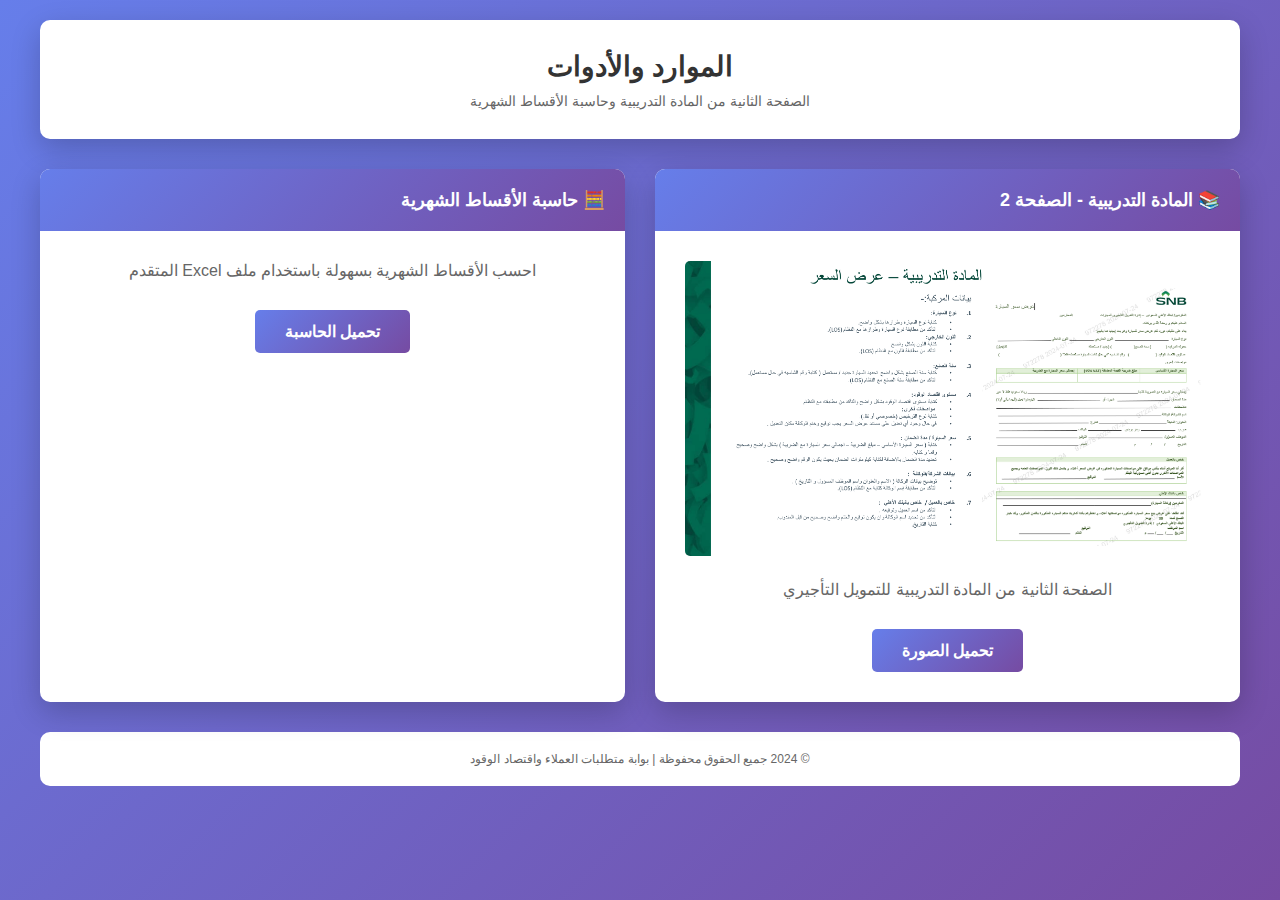
<file: index.html>
<!DOCTYPE html>
<html lang="ar" dir="rtl">
<head>
    <meta charset="UTF-8">
    <meta http-equiv="refresh" content="0; url=resources.html">
    <title>جاري التحويل...</title>
</head>
<body>
    <p>جاري التحويل إلى الصفحة...</p>
</body>
</html>
</file>
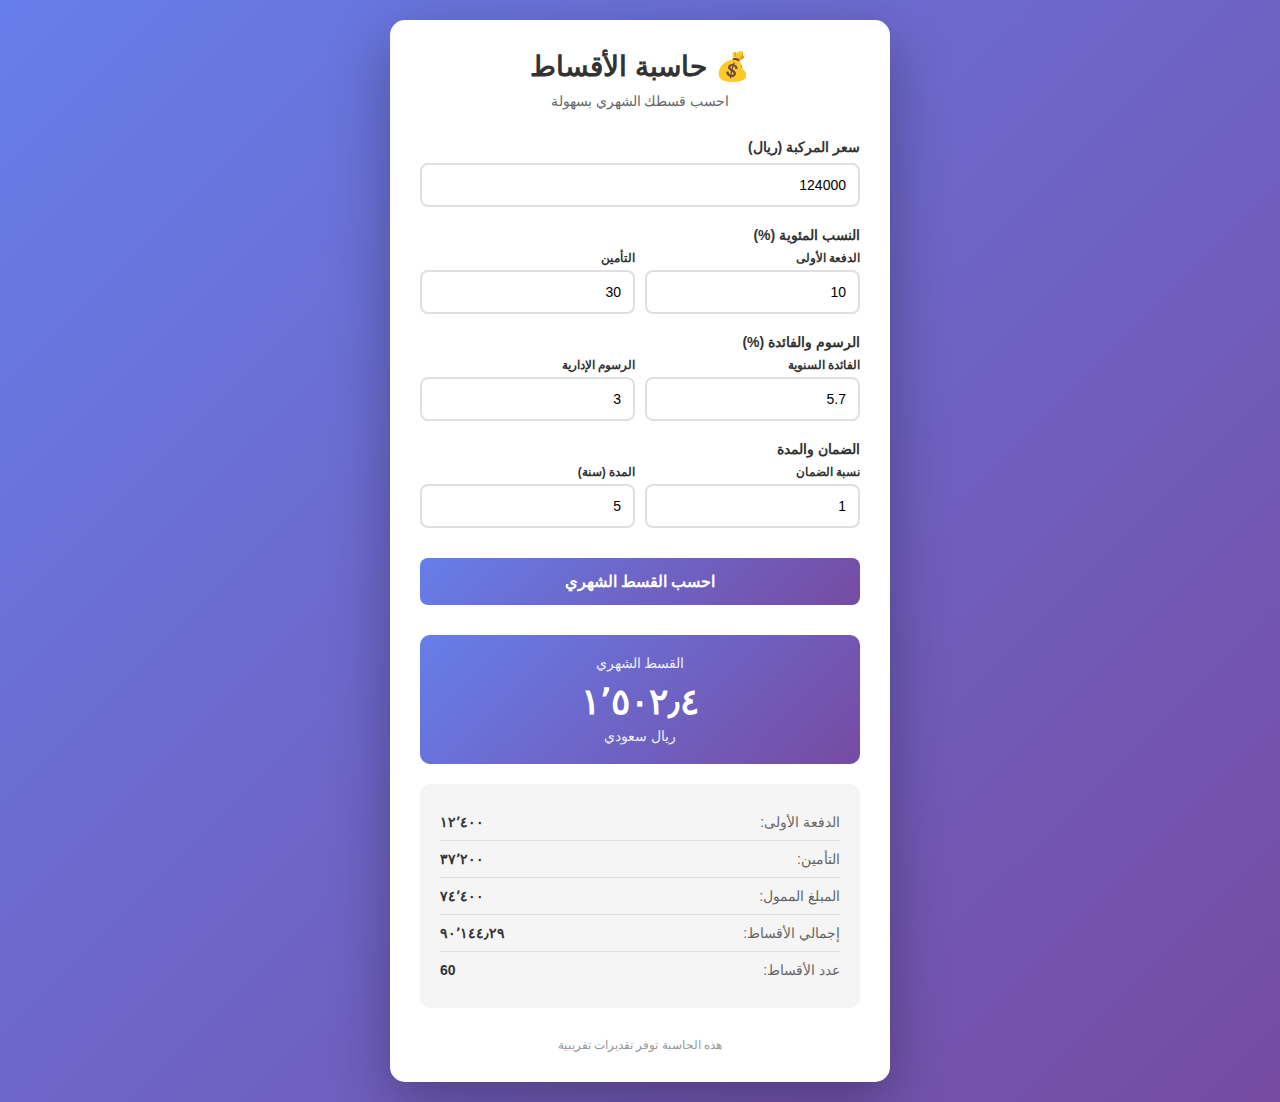
<file: calculator.html>
<!DOCTYPE html>
<html lang="ar" dir="rtl">
<head>
    <meta charset="UTF-8">
    <meta name="viewport" content="width=device-width, initial-scale=1.0">
    <title>حاسبة الأقساط الشهرية</title>
    <style>
        * {
            margin: 0;
            padding: 0;
            box-sizing: border-box;
        }

        body {
            font-family: 'Cairo', 'Tajawal', Arial, sans-serif;
            background: linear-gradient(135deg, #667eea 0%, #764ba2 100%);
            min-height: 100vh;
            display: flex;
            justify-content: center;
            align-items: center;
            padding: 20px;
        }

        .container {
            background: white;
            border-radius: 15px;
            box-shadow: 0 20px 60px rgba(0, 0, 0, 0.3);
            max-width: 500px;
            width: 100%;
            padding: 30px;
        }

        h1 {
            text-align: center;
            color: #333;
            margin-bottom: 10px;
            font-size: 28px;
        }

        .subtitle {
            text-align: center;
            color: #666;
            margin-bottom: 30px;
            font-size: 14px;
        }

        .form-group {
            margin-bottom: 20px;
        }

        label {
            display: block;
            margin-bottom: 8px;
            color: #333;
            font-weight: 600;
            font-size: 14px;
        }

        input {
            width: 100%;
            padding: 12px;
            border: 2px solid #e0e0e0;
            border-radius: 8px;
            font-size: 14px;
            font-family: inherit;
            transition: border-color 0.3s;
        }

        input:focus {
            outline: none;
            border-color: #667eea;
            background-color: #f8f9ff;
        }

        .input-group {
            display: grid;
            grid-template-columns: 1fr 1fr;
            gap: 10px;
        }

        .input-group input {
            width: 100%;
        }

        button {
            width: 100%;
            padding: 14px;
            background: linear-gradient(135deg, #667eea 0%, #764ba2 100%);
            color: white;
            border: none;
            border-radius: 8px;
            font-size: 16px;
            font-weight: 600;
            cursor: pointer;
            transition: transform 0.2s, box-shadow 0.2s;
            margin-top: 10px;
        }

        button:hover {
            transform: translateY(-2px);
            box-shadow: 0 10px 20px rgba(102, 126, 234, 0.4);
        }

        button:active {
            transform: translateY(0);
        }

        .result-box {
            background: linear-gradient(135deg, #667eea 0%, #764ba2 100%);
            color: white;
            padding: 20px;
            border-radius: 10px;
            margin-top: 30px;
            text-align: center;
            display: none;
        }

        .result-box.show {
            display: block;
            animation: slideIn 0.3s ease-out;
        }

        @keyframes slideIn {
            from {
                opacity: 0;
                transform: translateY(10px);
            }
            to {
                opacity: 1;
                transform: translateY(0);
            }
        }

        .result-label {
            font-size: 14px;
            opacity: 0.9;
            margin-bottom: 10px;
        }

        .result-value {
            font-size: 36px;
            font-weight: bold;
            margin-bottom: 5px;
        }

        .result-currency {
            font-size: 14px;
            opacity: 0.9;
        }

        .details {
            background: #f5f5f5;
            padding: 20px;
            border-radius: 10px;
            margin-top: 20px;
            display: none;
        }

        .details.show {
            display: block;
        }

        .detail-row {
            display: flex;
            justify-content: space-between;
            padding: 10px 0;
            border-bottom: 1px solid #e0e0e0;
            font-size: 14px;
        }

        .detail-row:last-child {
            border-bottom: none;
        }

        .detail-label {
            color: #666;
        }

        .detail-value {
            color: #333;
            font-weight: 600;
        }

        .error {
            color: #d32f2f;
            font-size: 12px;
            margin-top: 5px;
            display: none;
        }

        .error.show {
            display: block;
        }

        .footer {
            text-align: center;
            margin-top: 30px;
            color: #999;
            font-size: 12px;
        }
    </style>
</head>
<body>
    <div class="container">
        <h1>💰 حاسبة الأقساط</h1>
        <p class="subtitle">احسب قسطك الشهري بسهولة</p>

        <form id="calculatorForm">
            <div class="form-group">
                <label for="vehiclePrice">سعر المركبة (ريال)</label>
                <input type="number" id="vehiclePrice" value="124000" required>
            </div>

            <div class="form-group">
                <label>النسب المئوية (%)</label>
                <div class="input-group">
                    <div>
                        <label style="font-size: 12px; margin-bottom: 5px;">الدفعة الأولى</label>
                        <input type="number" id="downPayment" value="10" step="0.1">
                    </div>
                    <div>
                        <label style="font-size: 12px; margin-bottom: 5px;">التأمين</label>
                        <input type="number" id="insurance" value="30" step="0.1">
                    </div>
                </div>
            </div>

            <div class="form-group">
                <label>الرسوم والفائدة (%)</label>
                <div class="input-group">
                    <div>
                        <label style="font-size: 12px; margin-bottom: 5px;">الفائدة السنوية</label>
                        <input type="number" id="interestRate" value="5.7" step="0.1">
                    </div>
                    <div>
                        <label style="font-size: 12px; margin-bottom: 5px;">الرسوم الإدارية</label>
                        <input type="number" id="adminFees" value="3" step="0.1">
                    </div>
                </div>
            </div>

            <div class="form-group">
                <label>الضمان والمدة</label>
                <div class="input-group">
                    <div>
                        <label style="font-size: 12px; margin-bottom: 5px;">نسبة الضمان</label>
                        <input type="number" id="warranty" value="1" step="0.1">
                    </div>
                    <div>
                        <label style="font-size: 12px; margin-bottom: 5px;">المدة (سنة)</label>
                        <input type="number" id="loanPeriod" value="5" min="1">
                    </div>
                </div>
            </div>

            <button type="submit">احسب القسط الشهري</button>
            <div class="error" id="error"></div>
        </form>

        <div class="result-box" id="resultBox">
            <div class="result-label">القسط الشهري</div>
            <div class="result-value" id="monthlyPayment">0</div>
            <div class="result-currency">ريال سعودي</div>
        </div>

        <div class="details" id="details">
            <div class="detail-row">
                <span class="detail-label">الدفعة الأولى:</span>
                <span class="detail-value" id="detailDownPayment">0</span>
            </div>
            <div class="detail-row">
                <span class="detail-label">التأمين:</span>
                <span class="detail-value" id="detailInsurance">0</span>
            </div>
            <div class="detail-row">
                <span class="detail-label">المبلغ الممول:</span>
                <span class="detail-value" id="detailFinanced">0</span>
            </div>
            <div class="detail-row">
                <span class="detail-label">إجمالي الأقساط:</span>
                <span class="detail-value" id="detailTotal">0</span>
            </div>
            <div class="detail-row">
                <span class="detail-label">عدد الأقساط:</span>
                <span class="detail-value" id="detailCount">0</span>
            </div>
        </div>

        <div class="footer">
            <p>هذه الحاسبة توفر تقديرات تقريبية</p>
        </div>
    </div>

    <script>
        function formatNumber(num) {
            return Math.round(num * 100) / 100;
        }

        function formatCurrency(num) {
            return formatNumber(num).toLocaleString('ar-SA');
        }

        document.getElementById('calculatorForm').addEventListener('submit', function(e) {
            e.preventDefault();

            const vehiclePrice = parseFloat(document.getElementById('vehiclePrice').value);
            const downPaymentPercent = parseFloat(document.getElementById('downPayment').value);
            const insurancePercent = parseFloat(document.getElementById('insurance').value);
            const interestRate = parseFloat(document.getElementById('interestRate').value);
            const adminFeesPercent = parseFloat(document.getElementById('adminFees').value);
            const warrantyPercent = parseFloat(document.getElementById('warranty').value);
            const loanPeriod = parseFloat(document.getElementById('loanPeriod').value);

            if (!vehiclePrice || vehiclePrice <= 0) {
                showError('يرجى إدخال سعر صحيح للمركبة');
                return;
            }

            try {
                // الحسابات
                const downPayment = vehiclePrice * (downPaymentPercent / 100);
                const insurance = vehiclePrice * (insurancePercent / 100);
                const adminFees = (vehiclePrice - downPayment) * (adminFeesPercent / 100);
                const warranty = (vehiclePrice - downPayment) * (warrantyPercent / 100);
                const financedAmount = vehiclePrice - downPayment - insurance;

                const monthlyInterestRate = interestRate / 100 / 12;
                const numberOfPayments = loanPeriod * 12;

                // معادلة PMT
                let monthlyPayment = 0;
                if (monthlyInterestRate > 0) {
                    monthlyPayment = (financedAmount * monthlyInterestRate * Math.pow(1 + monthlyInterestRate, numberOfPayments)) / 
                                   (Math.pow(1 + monthlyInterestRate, numberOfPayments) - 1);
                } else {
                    monthlyPayment = financedAmount / numberOfPayments;
                }

                monthlyPayment += (adminFees + warranty) / numberOfPayments;
                const totalPayment = monthlyPayment * numberOfPayments;

                // عرض النتائج
                document.getElementById('monthlyPayment').textContent = formatCurrency(monthlyPayment);
                document.getElementById('detailDownPayment').textContent = formatCurrency(downPayment);
                document.getElementById('detailInsurance').textContent = formatCurrency(insurance);
                document.getElementById('detailFinanced').textContent = formatCurrency(financedAmount);
                document.getElementById('detailTotal').textContent = formatCurrency(totalPayment);
                document.getElementById('detailCount').textContent = numberOfPayments;

                document.getElementById('resultBox').classList.add('show');
                document.getElementById('details').classList.add('show');
                document.getElementById('error').classList.remove('show');

            } catch (error) {
                showError('حدث خطأ في الحساب');
            }
        });

        function showError(message) {
            const errorDiv = document.getElementById('error');
            errorDiv.textContent = message;
            errorDiv.classList.add('show');
            document.getElementById('resultBox').classList.remove('show');
            document.getElementById('details').classList.remove('show');
        }

        // حساب تلقائي عند تحميل الصفحة
        document.getElementById('calculatorForm').dispatchEvent(new Event('submit'));
    </script>
</body>
</html>
</file>
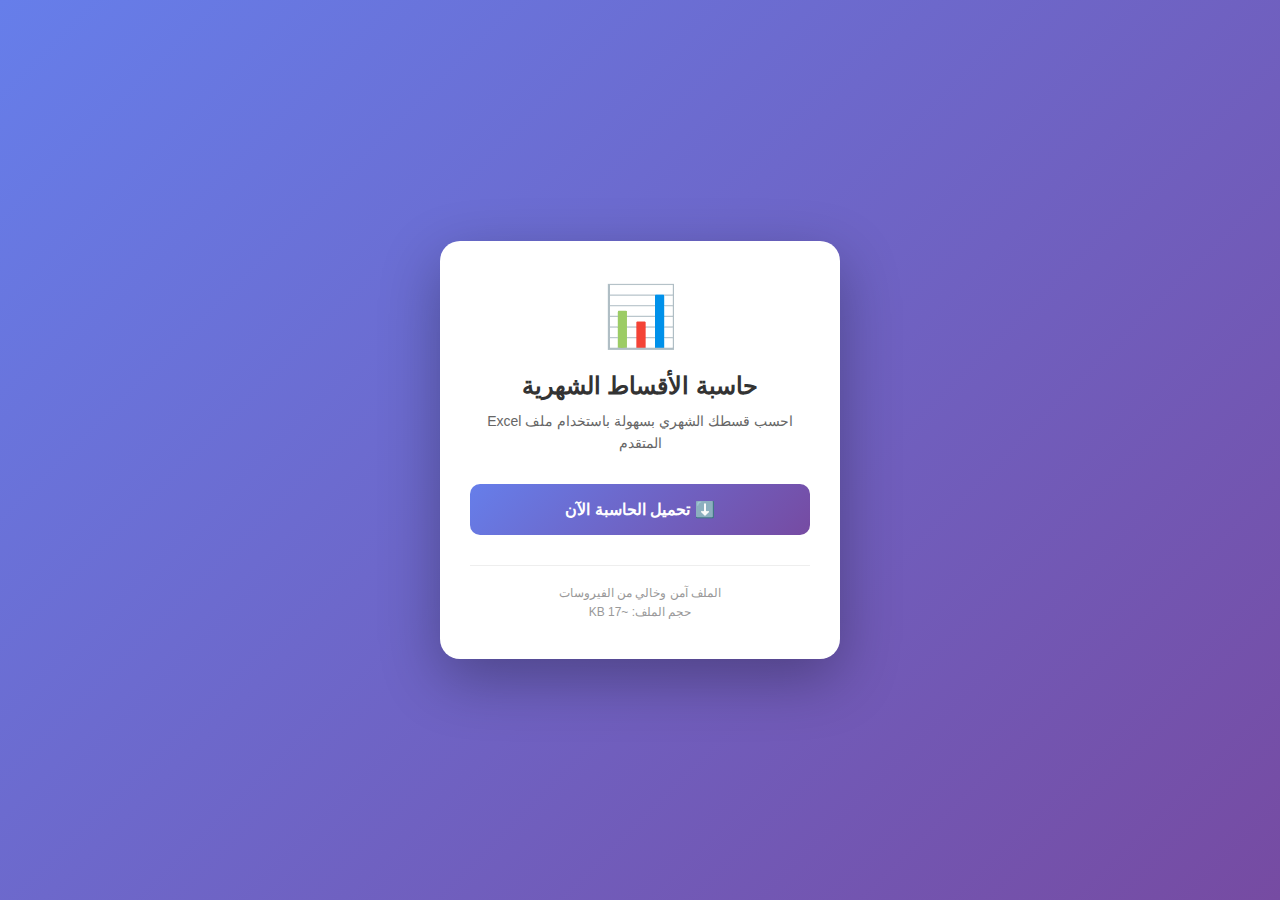
<file: download-calculator.html>
<!DOCTYPE html>
<html lang="ar" dir="rtl">
<head>
    <meta charset="UTF-8">
    <meta name="viewport" content="width=device-width, initial-scale=1.0">
    <title>تحميل حاسبة الأقساط</title>
    <style>
        * {
            margin: 0;
            padding: 0;
            box-sizing: border-box;
        }

        body {
            font-family: 'Cairo', 'Tajawal', Arial, sans-serif;
            background: linear-gradient(135deg, #667eea 0%, #764ba2 100%);
            min-height: 100vh;
            display: flex;
            justify-content: center;
            align-items: center;
            padding: 20px;
        }

        .container {
            background: white;
            border-radius: 20px;
            box-shadow: 0 20px 60px rgba(0, 0, 0, 0.3);
            max-width: 400px;
            width: 100%;
            padding: 40px 30px;
            text-align: center;
        }

        .icon {
            font-size: 60px;
            margin-bottom: 20px;
        }

        h1 {
            color: #333;
            margin-bottom: 10px;
            font-size: 24px;
        }

        .subtitle {
            color: #666;
            margin-bottom: 30px;
            font-size: 14px;
            line-height: 1.6;
        }

        button {
            width: 100%;
            padding: 16px;
            background: linear-gradient(135deg, #667eea 0%, #764ba2 100%);
            color: white;
            border: none;
            border-radius: 10px;
            font-size: 16px;
            font-weight: 600;
            cursor: pointer;
            transition: transform 0.2s, box-shadow 0.2s;
            font-family: inherit;
        }

        button:hover {
            transform: translateY(-3px);
            box-shadow: 0 15px 30px rgba(102, 126, 234, 0.4);
        }

        button:active {
            transform: translateY(-1px);
        }

        .loading {
            display: none;
            margin-top: 20px;
        }

        .spinner {
            border: 4px solid #f3f3f3;
            border-top: 4px solid #667eea;
            border-radius: 50%;
            width: 40px;
            height: 40px;
            animation: spin 1s linear infinite;
            margin: 0 auto;
        }

        @keyframes spin {
            0% { transform: rotate(0deg); }
            100% { transform: rotate(360deg); }
        }

        .success {
            display: none;
            margin-top: 20px;
            padding: 15px;
            background: #e8f5e9;
            border-radius: 8px;
            color: #2e7d32;
            font-size: 14px;
        }

        .error {
            display: none;
            margin-top: 20px;
            padding: 15px;
            background: #ffebee;
            border-radius: 8px;
            color: #c62828;
            font-size: 14px;
        }

        .footer {
            margin-top: 30px;
            color: #999;
            font-size: 12px;
            border-top: 1px solid #eee;
            padding-top: 20px;
        }
    </style>
</head>
<body>
    <div class="container">
        <div class="icon">📊</div>
        <h1>حاسبة الأقساط الشهرية</h1>
        <p class="subtitle">احسب قسطك الشهري بسهولة باستخدام ملف Excel المتقدم</p>

        <button id="downloadBtn" onclick="downloadExcel()">
            ⬇️ تحميل الحاسبة الآن
        </button>

        <div class="loading" id="loading">
            <div class="spinner"></div>
            <p style="margin-top: 10px; color: #667eea;">جاري التحميل...</p>
        </div>

        <div class="success" id="success">
            ✅ تم تحميل الملف بنجاح! تحقق من مجلد التحميلات
        </div>

        <div class="error" id="error">
            ❌ حدث خطأ في التحميل. يرجى المحاولة مرة أخرى
        </div>

        <div class="footer">
            <p>الملف آمن وخالي من الفيروسات</p>
            <p style="margin-top: 5px;">حجم الملف: ~17 KB</p>
        </div>
    </div>

    <script>
        function downloadExcel() {
            const btn = document.getElementById('downloadBtn');
            const loading = document.getElementById('loading');
            const success = document.getElementById('success');
            const error = document.getElementById('error');

            // إخفاء الرسائل السابقة
            success.style.display = 'none';
            error.style.display = 'none';

            // إظهار حالة التحميل
            btn.style.display = 'none';
            loading.style.display = 'block';

            // محاكاة التحميل
            setTimeout(() => {
                try {
                    // إنشاء رابط التحميل
                    const link = document.createElement('a');
                    link.href = '/calculator.xlsx';
                    link.download = 'حاسبة_الأقساط_الشهرية.xlsx';
                    
                    // محاولة التحميل
                    document.body.appendChild(link);
                    link.click();
                    document.body.removeChild(link);

                    // إظهار رسالة النجاح
                    loading.style.display = 'none';
                    success.style.display = 'block';
                    btn.style.display = 'block';
                    btn.disabled = false;
                } catch (err) {
                    // إظهار رسالة الخطأ
                    loading.style.display = 'none';
                    error.style.display = 'block';
                    btn.style.display = 'block';
                    btn.disabled = false;
                }
            }, 1000);
        }

        // محاولة التحميل التلقائي عند تحميل الصفحة (اختياري)
        // window.addEventListener('load', downloadExcel);
    </script>
</body>
</html>
</file>
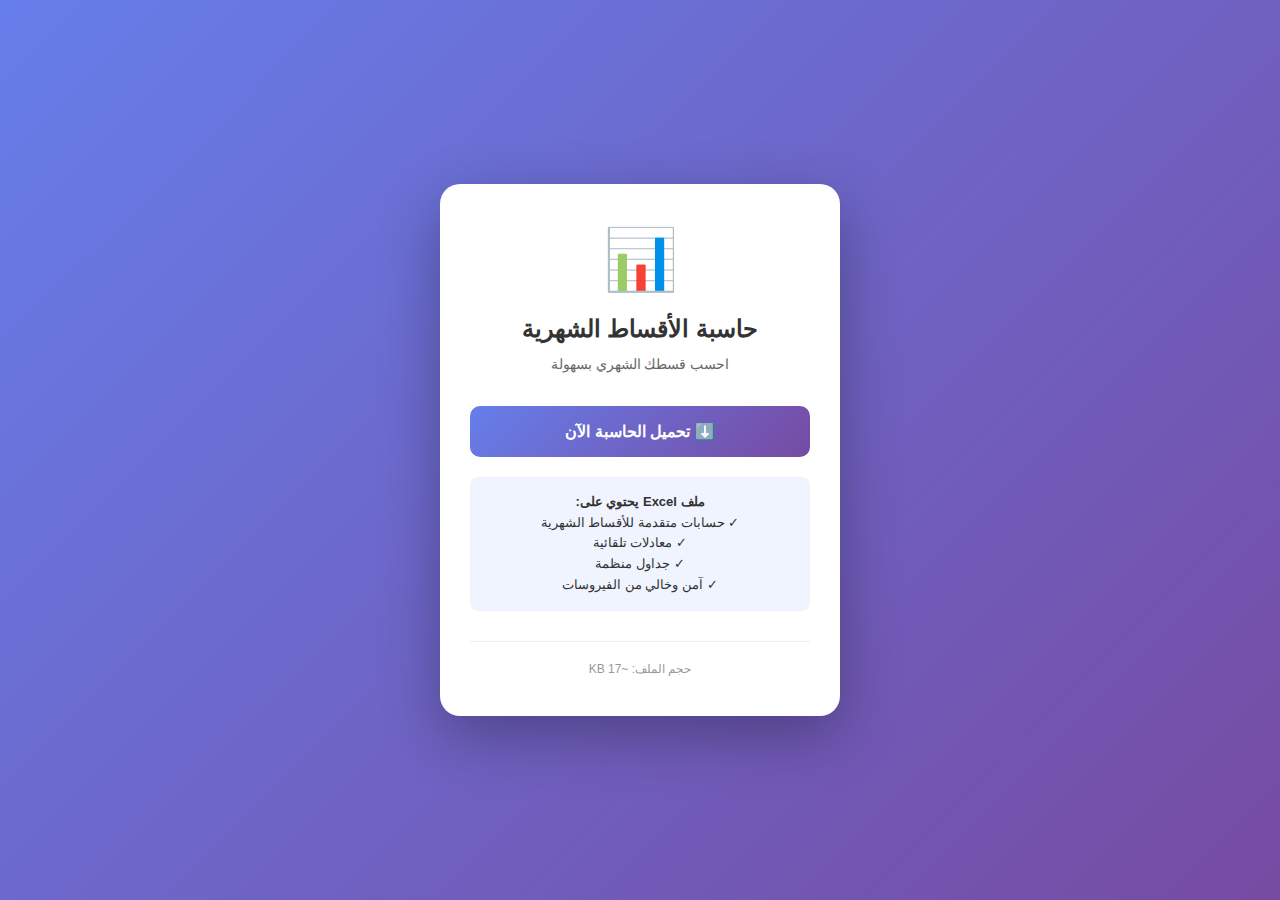
<file: download.html>
<!DOCTYPE html>
<html lang="ar" dir="rtl">
<head>
    <meta charset="UTF-8">
    <meta name="viewport" content="width=device-width, initial-scale=1.0">
    <title>تحميل حاسبة الأقساط</title>
    <style>
        * {
            margin: 0;
            padding: 0;
            box-sizing: border-box;
        }

        body {
            font-family: Arial, sans-serif;
            background: linear-gradient(135deg, #667eea 0%, #764ba2 100%);
            min-height: 100vh;
            display: flex;
            justify-content: center;
            align-items: center;
            padding: 20px;
        }

        .container {
            background: white;
            border-radius: 20px;
            box-shadow: 0 20px 60px rgba(0, 0, 0, 0.3);
            max-width: 400px;
            width: 100%;
            padding: 40px 30px;
            text-align: center;
        }

        .icon {
            font-size: 60px;
            margin-bottom: 20px;
        }

        h1 {
            color: #333;
            margin-bottom: 10px;
            font-size: 24px;
        }

        .subtitle {
            color: #666;
            margin-bottom: 30px;
            font-size: 14px;
            line-height: 1.6;
        }

        a.btn {
            display: inline-block;
            width: 100%;
            padding: 16px;
            background: linear-gradient(135deg, #667eea 0%, #764ba2 100%);
            color: white;
            border: none;
            border-radius: 10px;
            font-size: 16px;
            font-weight: 600;
            cursor: pointer;
            transition: transform 0.2s, box-shadow 0.2s;
            text-decoration: none;
            box-sizing: border-box;
        }

        a.btn:hover {
            transform: translateY(-3px);
            box-shadow: 0 15px 30px rgba(102, 126, 234, 0.4);
        }

        a.btn:active {
            transform: translateY(-1px);
        }

        .footer {
            margin-top: 30px;
            color: #999;
            font-size: 12px;
            border-top: 1px solid #eee;
            padding-top: 20px;
        }

        .info {
            background: #f0f4ff;
            padding: 15px;
            border-radius: 8px;
            margin-top: 20px;
            font-size: 13px;
            color: #333;
            line-height: 1.6;
        }
    </style>
</head>
<body>
    <div class="container">
        <div class="icon">📊</div>
        <h1>حاسبة الأقساط الشهرية</h1>
        <p class="subtitle">احسب قسطك الشهري بسهولة</p>

        <a href="calculator.xlsx" download="حاسبة_الأقساط_الشهرية.xlsx" class="btn">
            ⬇️ تحميل الحاسبة الآن
        </a>

        <div class="info">
            <strong>ملف Excel يحتوي على:</strong><br>
            ✓ حسابات متقدمة للأقساط الشهرية<br>
            ✓ معادلات تلقائية<br>
            ✓ جداول منظمة<br>
            ✓ آمن وخالي من الفيروسات
        </div>

        <div class="footer">
            <p>حجم الملف: ~17 KB</p>
        </div>
    </div>
</body>
</html>
</file>
